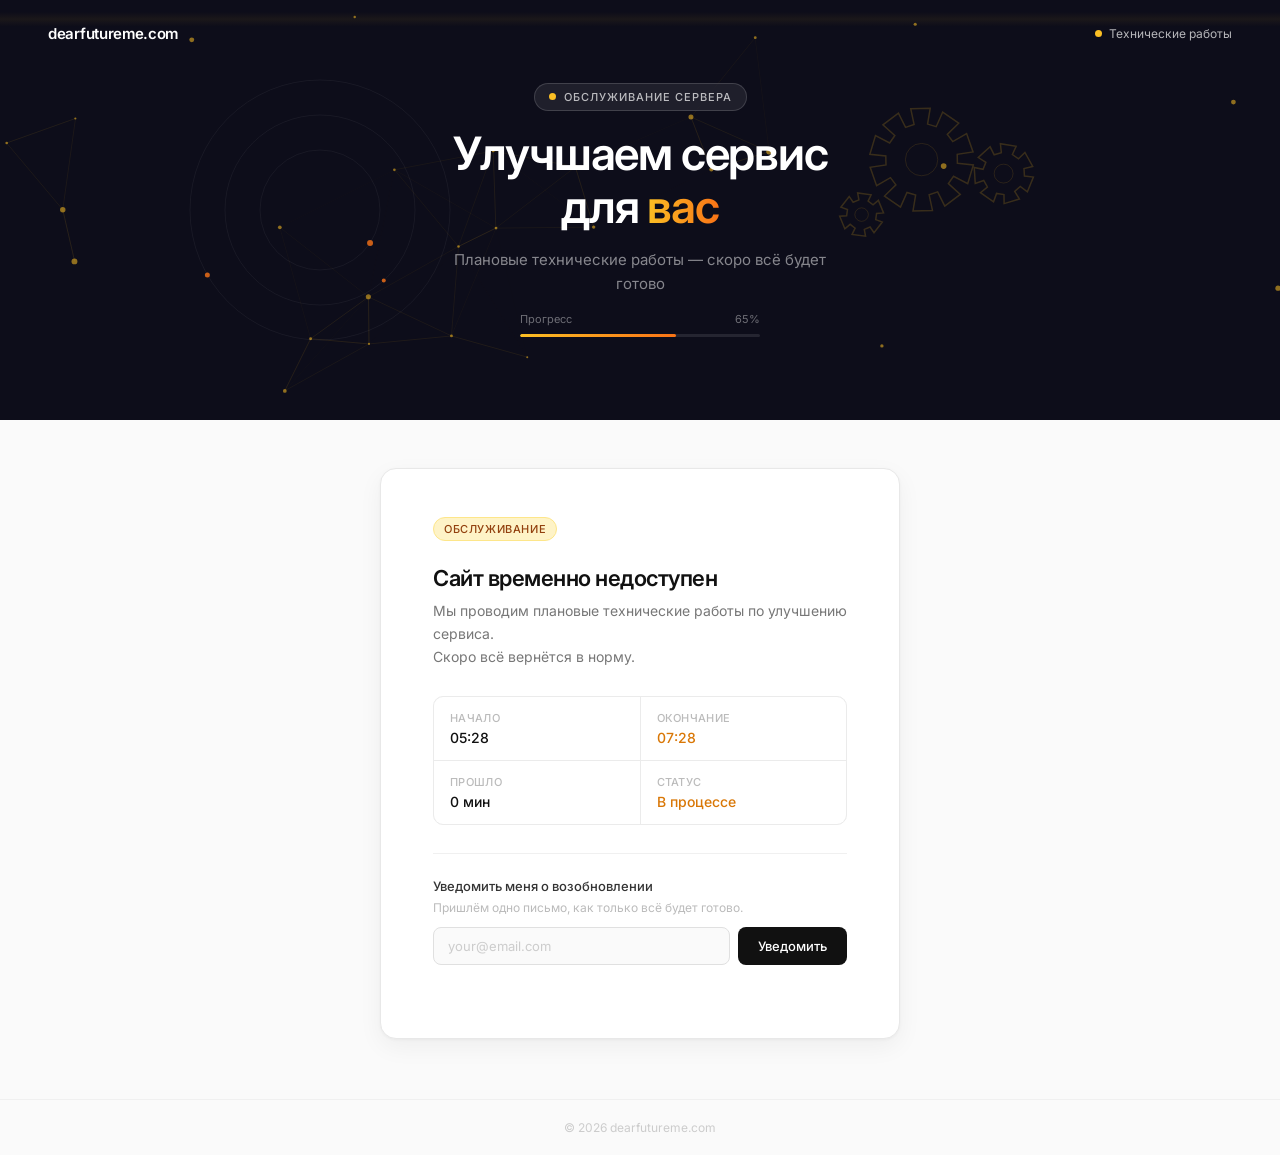
<file: maintenance.html>
<!DOCTYPE html>
<html lang="ru">
<head>
  <meta charset="UTF-8"/>
  <meta name="viewport" content="width=device-width, initial-scale=1.0"/>
  <meta name="robots" content="noindex, nofollow"/>
  <title>Технические работы · dearfutureme.com</title>
  <link href="https://fonts.googleapis.com/css2?family=Inter:wght@300;400;500;600&display=swap" rel="stylesheet"/>
  <style>
    *, *::before, *::after { margin: 0; padding: 0; box-sizing: border-box; }
    html, body { height: 100%; }

    body {
      font-family: 'Inter', -apple-system, BlinkMacSystemFont, sans-serif;
      background: #fafafa;
      color: #111;
      min-height: 100vh;
      display: flex;
      flex-direction: column;
      -webkit-font-smoothing: antialiased;
    }

    /* ── HEADER ── */
    header {
      position: absolute;
      top: 0; left: 0; right: 0;
      padding: 24px 48px;
      display: flex;
      align-items: center;
      justify-content: space-between;
      z-index: 10;
    }
    .logo {
      font-size: 15px;
      font-weight: 600;
      color: #fff;
      text-decoration: none;
      letter-spacing: -0.3px;
    }
    .header-status {
      display: flex;
      align-items: center;
      gap: 7px;
      font-size: 12px;
      color: rgba(255,255,255,0.7);
    }
    .pulse-dot {
      width: 7px; height: 7px;
      border-radius: 50%;
      background: #fbbf24;
      animation: pulse 2.5s ease-in-out infinite;
    }
    @keyframes pulse {
      0%,100% { opacity:1; box-shadow: 0 0 0 0 rgba(251,191,36,0.5); }
      50%      { opacity:.7; box-shadow: 0 0 0 5px rgba(251,191,36,0); }
    }

    /* ── HERO ── */
    .hero {
      position: relative;
      width: 100%;
      height: 420px;
      background: #0d0d1a;
      overflow: hidden;
      flex-shrink: 0;
    }

    #hero-canvas {
      position: absolute;
      inset: 0;
      width: 100%; height: 100%;
    }

    .hero-content {
      position: absolute;
      inset: 0;
      display: flex;
      flex-direction: column;
      align-items: center;
      justify-content: center;
      gap: 16px;
      text-align: center;
      padding: 0 24px;
      z-index: 2;
    }

    .hero-badge {
      display: inline-flex;
      align-items: center;
      gap: 8px;
      background: rgba(255,255,255,0.08);
      border: 1px solid rgba(255,255,255,0.15);
      border-radius: 20px;
      padding: 6px 14px;
      font-size: 11px;
      font-weight: 500;
      letter-spacing: 1px;
      text-transform: uppercase;
      color: rgba(255,255,255,0.7);
      backdrop-filter: blur(8px);
      animation: fadeDown .8s ease .2s both;
    }

    .hero-title {
      font-size: clamp(28px, 5vw, 46px);
      font-weight: 600;
      color: #fff;
      letter-spacing: -1.2px;
      line-height: 1.15;
      animation: fadeDown .8s ease .4s both;
    }
    .hero-title span {
      background: linear-gradient(90deg, #fbbf24, #f97316);
      -webkit-background-clip: text;
      -webkit-text-fill-color: transparent;
      background-clip: text;
    }

    .hero-sub {
      font-size: 15px;
      color: rgba(255,255,255,0.5);
      line-height: 1.6;
      max-width: 420px;
      animation: fadeDown .8s ease .6s both;
    }

    /* Progress bar */
    .progress-wrap {
      width: 240px;
      animation: fadeDown .8s ease .8s both;
    }
    .progress-label {
      display: flex;
      justify-content: space-between;
      font-size: 11px;
      color: rgba(255,255,255,0.4);
      margin-bottom: 8px;
    }
    .progress-track {
      height: 3px;
      background: rgba(255,255,255,0.1);
      border-radius: 99px;
      overflow: hidden;
    }
    .progress-fill {
      height: 100%;
      width: 0;
      background: linear-gradient(90deg, #fbbf24, #f97316);
      border-radius: 99px;
      transition: width .8s cubic-bezier(.4,0,.2,1);
    }

    @keyframes fadeDown {
      from { opacity: 0; transform: translateY(-14px); }
      to   { opacity: 1; transform: translateY(0); }
    }

    /* ── MAIN ── */
    main {
      flex: 1;
      display: flex;
      align-items: flex-start;
      justify-content: center;
      padding: 48px 24px 60px;
      background: #fafafa;
    }

    .card {
      background: #fff;
      border: 1px solid #e8e8e8;
      border-radius: 16px;
      padding: 48px 52px;
      max-width: 520px;
      width: 100%;
      box-shadow: 0 1px 3px rgba(0,0,0,0.04), 0 8px 24px rgba(0,0,0,0.05);
    }

    .card-eyebrow {
      font-size: 11px;
      font-weight: 500;
      letter-spacing: .6px;
      text-transform: uppercase;
      color: #92400e;
      background: #fef3c7;
      border: 1px solid #fde68a;
      border-radius: 20px;
      padding: 4px 10px;
      display: inline-block;
      margin-bottom: 24px;
    }

    h2 {
      font-size: 22px;
      font-weight: 600;
      letter-spacing: -.5px;
      color: #111;
      margin-bottom: 8px;
    }

    .card-desc {
      font-size: 14px;
      color: #777;
      line-height: 1.65;
      margin-bottom: 28px;
    }

    .stats {
      display: grid;
      grid-template-columns: 1fr 1fr;
      gap: 1px;
      background: #ebebeb;
      border: 1px solid #ebebeb;
      border-radius: 10px;
      overflow: hidden;
      margin-bottom: 28px;
    }
    .stat {
      background: #fff;
      padding: 14px 16px;
    }
    .stat-label {
      font-size: 11px;
      font-weight: 500;
      letter-spacing: .3px;
      text-transform: uppercase;
      color: #bbb;
      margin-bottom: 4px;
    }
    .stat-value {
      font-size: 14px;
      font-weight: 500;
      color: #111;
    }
    .stat-value.warn { color: #d97706; }

    hr {
      border: none;
      border-top: 1px solid #f0f0f0;
      margin-bottom: 24px;
    }

    .form-label {
      font-size: 13px;
      font-weight: 500;
      color: #333;
      display: block;
      margin-bottom: 6px;
    }
    .form-hint {
      font-size: 12px;
      color: #bbb;
      margin-bottom: 12px;
    }
    .form-row {
      display: flex;
      gap: 8px;
    }
    .form-row input[type="email"] {
      flex: 1;
      font-family: 'Inter', sans-serif;
      font-size: 13px;
      color: #111;
      background: #fafafa;
      border: 1px solid #e0e0e0;
      border-radius: 8px;
      padding: 10px 14px;
      outline: none;
      transition: border-color .15s, background .15s;
    }
    .form-row input::placeholder { color: #ccc; }
    .form-row input:focus { border-color: #999; background: #fff; }
    .form-row button {
      font-family: 'Inter', sans-serif;
      font-size: 13px;
      font-weight: 500;
      color: #fff;
      background: #111;
      border: none;
      border-radius: 8px;
      padding: 10px 20px;
      cursor: pointer;
      white-space: nowrap;
      transition: background .15s;
    }
    .form-row button:hover { background: #333; }
    .form-row button:disabled { background: #ccc; cursor: default; }

    .feedback {
      font-size: 12px;
      margin-top: 9px;
      min-height: 16px;
      color: #bbb;
    }
    .feedback.success { color: #16a34a; }
    .feedback.error   { color: #dc2626; }

    /* ── FOOTER ── */
    footer {
      padding: 20px 48px;
      border-top: 1px solid #f0f0f0;
      display: flex;
      align-items: center;
      justify-content: center;
      background: #fafafa;
    }
    .footer-copy { font-size: 12px; color: #ccc; }

    @media (max-width: 600px) {
      header { padding: 20px 20px; }
      .hero { height: 360px; }
      .card { padding: 32px 24px; border-radius: 12px; }
      .stats { grid-template-columns: 1fr; }
      .form-row { flex-direction: column; }
      footer { padding: 20px 24px; }
    }
  </style>
</head>
<body>

  <!-- HEADER -->
  <header>
    <a href="/" class="logo">dearfutureme.com</a>
    <div class="header-status">
      <div class="pulse-dot"></div>
      Технические работы
    </div>
  </header>

  <!-- HERO -->
  <div class="hero">
    <canvas id="hero-canvas"></canvas>
    <div class="hero-content">
      <div class="hero-badge">
        <div class="pulse-dot"></div>
        Обслуживание сервера
      </div>
      <h1 class="hero-title">Улучшаем сервис<br>для <span>вас</span></h1>
      <p class="hero-sub">Плановые технические работы — скоро всё будет готово</p>
      <div class="progress-wrap">
        <div class="progress-label">
          <span>Прогресс</span>
          <span id="progress-value">0%</span>
        </div>
        <div class="progress-track">
          <div class="progress-fill"></div>
        </div>
      </div>
    </div>
  </div>

  <!-- MAIN CARD -->
  <main>
    <div class="card">
      <span class="card-eyebrow">Обслуживание</span>
      <h2>Сайт временно недоступен</h2>
      <p class="card-desc">
        Мы проводим плановые технические работы по улучшению сервиса.<br>
        Скоро всё вернётся в норму.
      </p>

      <div class="stats">
        <div class="stat">
          <div class="stat-label">Начало</div>
          <div class="stat-value" id="start-time">—</div>
        </div>
        <div class="stat">
          <div class="stat-label">Окончание</div>
          <div class="stat-value warn" id="end-time">—</div>
        </div>
        <div class="stat">
          <div class="stat-label">Прошло</div>
          <div class="stat-value" id="elapsed">0 мин</div>
        </div>
        <div class="stat">
          <div class="stat-label">Статус</div>
          <div class="stat-value warn">В процессе</div>
        </div>
      </div>

      <hr/>

      <label class="form-label">Уведомить меня о возобновлении</label>
      <p class="form-hint">Пришлём одно письмо, как только всё будет готово.</p>
      <div class="form-row">
        <input type="email" id="email-input" placeholder="your@email.com"/>
        <button id="notify-btn" onclick="handleNotify()">Уведомить</button>
      </div>
      <p class="feedback" id="feedback"></p>
    </div>
  </main>

  <!-- FOOTER -->
  <footer>
    <span class="footer-copy">© <span id="footer-year"></span> dearfutureme.com</span>
  </footer>

  <script>
    window.__MAINT__ = __MAINT_DATA__;
  </script>

  <script>
    (function(){
      var y = document.getElementById('footer-year');
      if (y) y.textContent = new Date().getFullYear();
    })();
    /* ── TIMES ── */
    var maint = window.__MAINT__ || {};
    var startTime = maint.start ? new Date(maint.start) : new Date();
    if (isNaN(startTime)) startTime = new Date();
    var endTime = maint.end ? new Date(maint.end) : null;
    if (!endTime || isNaN(endTime)) endTime = new Date(startTime.getTime() + 2*60*60*1000);
    var progress = Number(maint.progress);
    if (!Number.isFinite(progress)) progress = 65;
    progress = Math.max(0, Math.min(100, Math.round(progress)));

    function pad(n){ return String(n).padStart(2,'0'); }
    function fmt(d){ return pad(d.getHours())+':'+pad(d.getMinutes()); }

    document.getElementById('start-time').textContent = fmt(startTime);
    document.getElementById('end-time').textContent = fmt(endTime);
    document.getElementById('progress-value').textContent = progress + '%';
    var pf = document.querySelector('.progress-fill');
    if (pf) pf.style.width = progress + '%';

    function updateElapsed(){
      var diff = Math.floor((Date.now()-startTime)/60000);
      var el = document.getElementById('elapsed');
      el.textContent = diff < 60 ? diff+' мин' : Math.floor(diff/60)+' ч '+(diff%60 ? diff%60+' мин' : '');
    }
    updateElapsed();
    setInterval(updateElapsed, 30000);

    /* ── FORM ── */
    function normalizeEmailInput(value){
      var v = String(value || '').replace(/\u00A0/g, ' ').trim();
      var map = {
        'А':'A','В':'B','Е':'E','К':'K','М':'M','Н':'H','О':'O','Р':'P','С':'C','Т':'T','У':'Y','Х':'X',
        'а':'a','в':'b','е':'e','к':'k','м':'m','н':'h','о':'o','р':'p','с':'c','т':'t','у':'y','х':'x'
      };
      v = v.replace(/[АВЕКМНОРСТУХавекмнорстух]/g, function(ch){ return map[ch] || ch; });
      return v;
    }

    function handleNotify(){
      var inp = document.getElementById('email-input');
      var fb  = document.getElementById('feedback');
      var btn = document.getElementById('notify-btn');
      var email = normalizeEmailInput(inp.value);
      if (email !== inp.value) inp.value = email;
      if(!email){
        fb.className='feedback error';
        fb.textContent='Введите email.';
        return;
      }
      fb.className='feedback';
      fb.textContent='Отправляем...';
      inp.disabled=true;
      btn.disabled=true;
      fetch('/api/maintenance/notify', {
        method: 'POST',
        headers: { 'Content-Type': 'application/json' },
        body: JSON.stringify({ email: email })
      })
      .then(function(res){
        if(!res.ok) return res.json().then(function(d){ throw new Error(d && d.error || 'Request failed'); });
        return res.json();
      })
      .then(function(){
        fb.className='feedback success';
        fb.textContent='✓ Готово! Уведомим вас на '+email;
        inp.value='';
      })
      .catch(function(){
        fb.className='feedback error';
        fb.textContent='Не удалось отправить. Попробуйте позже.';
        inp.disabled=false;
        btn.disabled=false;
      });
    }
    document.getElementById('email-input').addEventListener('keydown',function(e){
      if(e.key==='Enter') handleNotify();
    });

    /* ── HERO CANVAS ANIMATION ── */
    (function(){
      var cv = document.getElementById('hero-canvas');
      var ctx = cv.getContext('2d');
      var W, H;

      function resize(){
        W = cv.width  = cv.offsetWidth;
        H = cv.height = cv.offsetHeight;
      }
      resize();
      window.addEventListener('resize', resize);

      /* Floating nodes + connecting lines */
      var nodes = [];
      var NODE_COUNT = 28;

      function Node(){
        this.x  = Math.random()*W;
        this.y  = Math.random()*H;
        this.vx = (Math.random()-.5)*0.4;
        this.vy = (Math.random()-.5)*0.4;
        this.r  = Math.random()*2+1;
        this.a  = Math.random();
      }
      Node.prototype.tick = function(){
        this.x += this.vx;
        this.y += this.vy;
        if(this.x<0||this.x>W) this.vx*=-1;
        if(this.y<0||this.y>H) this.vy*=-1;
      };

      for(var i=0;i<NODE_COUNT;i++) nodes.push(new Node());

      /* Gear SVG path helper — drawn with arc + lines */
      function drawGear(cx, cy, outerR, innerR, teeth, angle){
        ctx.save();
        ctx.translate(cx, cy);
        ctx.rotate(angle);
        ctx.beginPath();
        var step = (Math.PI*2)/teeth;
        for(var i=0;i<teeth;i++){
          var a0 = i*step - step*.3;
          var a1 = i*step + step*.3;
          ctx.lineTo(Math.cos(a0)*innerR, Math.sin(a0)*innerR);
          ctx.lineTo(Math.cos(a0)*outerR, Math.sin(a0)*outerR);
          ctx.lineTo(Math.cos(a1)*outerR, Math.sin(a1)*outerR);
          ctx.lineTo(Math.cos(a1)*innerR, Math.sin(a1)*innerR);
        }
        ctx.closePath();
        ctx.restore();
      }

      var gears = [
        { x: W*.72, y: H*.38, outerR: 52, innerR: 36, teeth: 10, speed:  .004, a: 0 },
        { x: W*.72+82, y: H*.38+14, outerR: 30, innerR: 21, teeth: 7,  speed: -.007, a: 0 },
        { x: W*.72-60, y: H*.38+55, outerR: 22, innerR: 15, teeth: 6,  speed:  .009, a: 0 }
      ];

      /* Orbiting dots */
      var orbs = [
        { cx: W*.25, cy: H*.5, r: 60, speed: .008, a: 0,    size: 3 },
        { cx: W*.25, cy: H*.5, r: 95, speed:-.005, a: 1.2,  size: 2 },
        { cx: W*.25, cy: H*.5, r:130, speed: .003, a: 2.4,  size: 2.5 }
      ];

      var tick = 0;

      function draw(){
        tick++;
        ctx.clearRect(0,0,W,H);

        /* ── NETWORK LINES ── */
        ctx.lineWidth=1;
        for(var i=0;i<nodes.length;i++){
          nodes[i].tick();
          for(var j=i+1;j<nodes.length;j++){
            var dx=nodes[i].x-nodes[j].x, dy=nodes[i].y-nodes[j].y;
            var dist=Math.sqrt(dx*dx+dy*dy);
            if(dist<140){
              var alpha=(1-dist/140)*0.18;
              ctx.strokeStyle='rgba(251,191,36,'+alpha+')';
              ctx.beginPath();
              ctx.moveTo(nodes[i].x,nodes[i].y);
              ctx.lineTo(nodes[j].x,nodes[j].y);
              ctx.stroke();
            }
          }
        }

        /* ── NODES ── */
        for(var k=0;k<nodes.length;k++){
          ctx.beginPath();
          ctx.arc(nodes[k].x,nodes[k].y,nodes[k].r,0,Math.PI*2);
          ctx.fillStyle='rgba(251,191,36,0.55)';
          ctx.fill();
        }

        /* ── GEARS ── */
        gears[0].x=W*.72; gears[0].y=H*.38;
        gears[1].x=W*.72+82; gears[1].y=H*.38+14;
        gears[2].x=W*.72-60; gears[2].y=H*.38+55;

        gears.forEach(function(g){
          g.a += g.speed;
          drawGear(g.x, g.y, g.outerR, g.innerR, g.teeth, g.a);
          ctx.strokeStyle='rgba(251,191,36,0.18)';
          ctx.lineWidth=1.5;
          ctx.stroke();
          ctx.beginPath();
          ctx.arc(g.x,g.y,g.innerR*.45,0,Math.PI*2);
          ctx.strokeStyle='rgba(251,191,36,0.12)';
          ctx.lineWidth=1;
          ctx.stroke();
        });

        /* ── ORBITS ── */
        orbs[0].cx=W*.25; orbs[0].cy=H*.5;
        orbs[1].cx=W*.25; orbs[1].cy=H*.5;
        orbs[2].cx=W*.25; orbs[2].cy=H*.5;

        orbs.forEach(function(o){
          o.a += o.speed;
          ctx.beginPath();
          ctx.arc(o.cx,o.cy,o.r,0,Math.PI*2);
          ctx.strokeStyle='rgba(255,255,255,0.05)';
          ctx.lineWidth=1;
          ctx.stroke();
          var dx=o.cx+Math.cos(o.a)*o.r;
          var dy=o.cy+Math.sin(o.a)*o.r;
          ctx.beginPath();
          ctx.arc(dx,dy,o.size,0,Math.PI*2);
          ctx.fillStyle='rgba(249,115,22,0.8)';
          ctx.fill();
        });

        /* ── HORIZONTAL SCAN LINE ── */
        var scanY = ((tick*0.4) % (H+20)) - 10;
        var sg = ctx.createLinearGradient(0,scanY-8,0,scanY+8);
        sg.addColorStop(0,'rgba(251,191,36,0)');
        sg.addColorStop(.5,'rgba(251,191,36,0.06)');
        sg.addColorStop(1,'rgba(251,191,36,0)');
        ctx.fillStyle=sg;
        ctx.fillRect(0,scanY-8,W,16);

        requestAnimationFrame(draw);
      }
      draw();
    })();
  </script>

</body>
</html>
</file>
